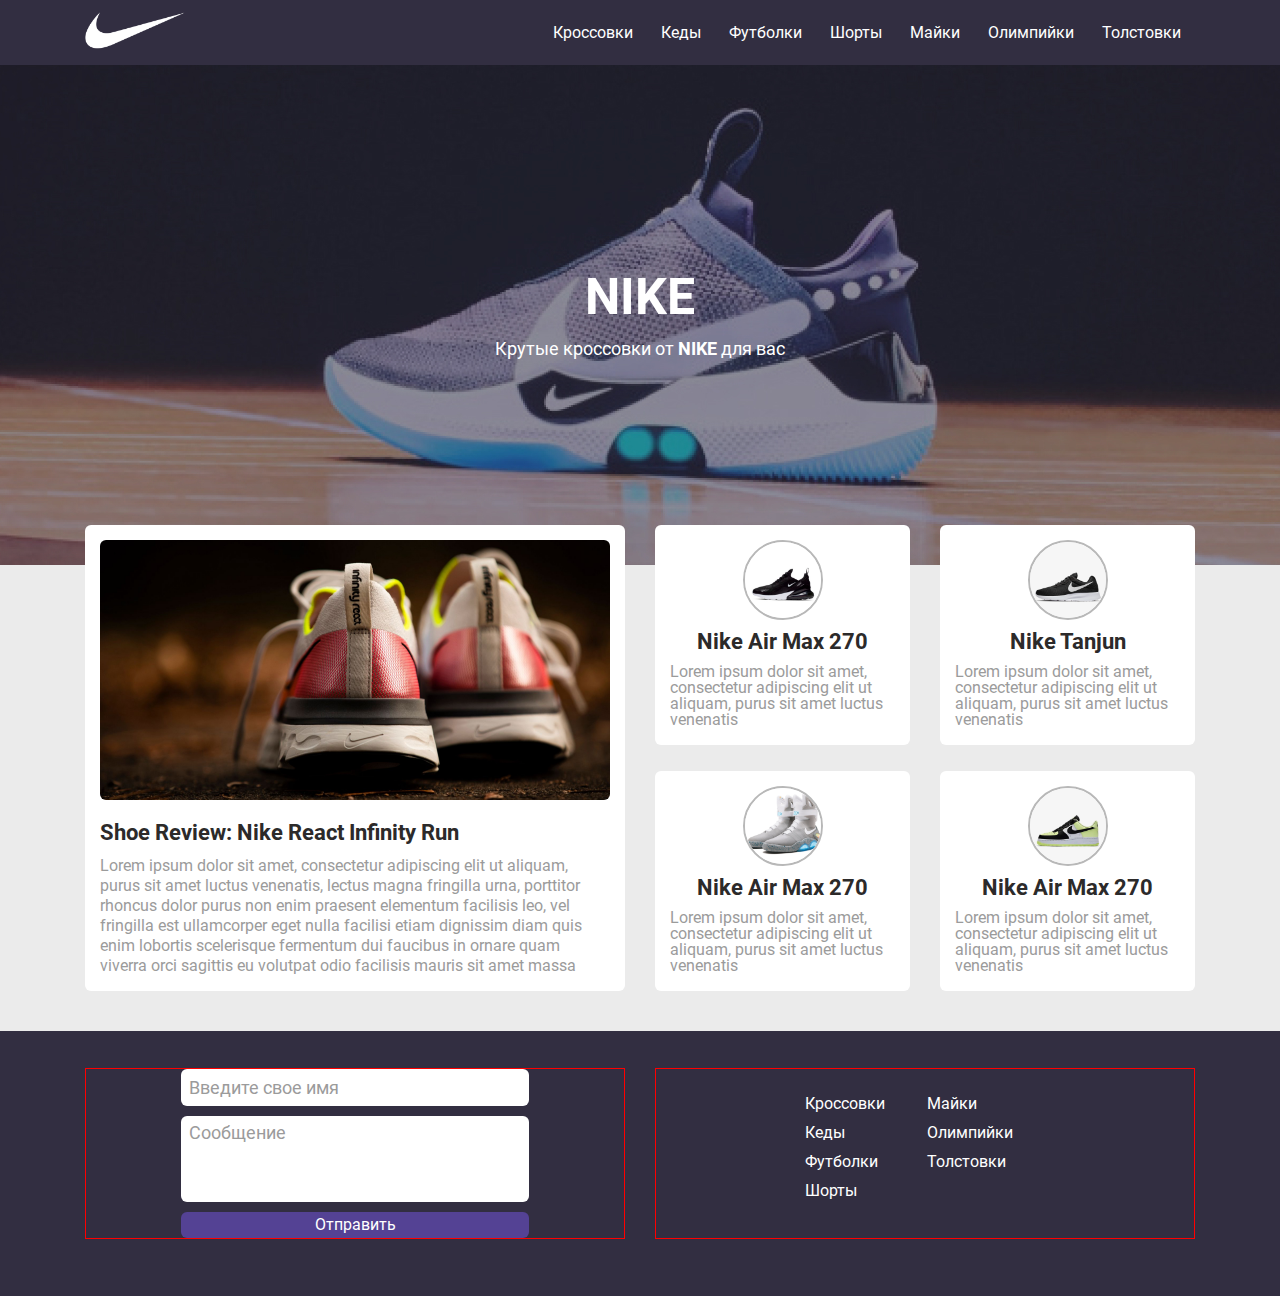
<file: index.html>
<!DOCTYPE html>
<html lang="en">
<head>
  <meta charset="UTF-8">
  <meta http-equiv="X-UA-Compatible" content="IE=edge">
  <meta name="viewport" content="width=device-width, initial-scale=1.0">
  <title>Document</title>
  <link rel="stylesheet" href="css/main.css">
</head>
<body>
  
  <!-- navbar -->
  <div class="navbar">
    <div class="navbar__nav">
      <a href="#!" class="navbar__nav--logo">
        <img src="images/logo.png" alt="">
      </a>
      
      <ul class="navbar__nav--list">
        <li><a href="#!">Кроссовки</a></li>
        <li><a href="#!">Кеды</a></li>
        <li><a href="#!">Футболки</a></li>
        <li><a href="#!">Шорты</a></li>
        <li><a href="#!">Майки</a></li>
        <li><a href="#!">Олимпийки</a></li>
        <li><a href="#!">Толстовки</a></li>
      </ul>
    </div>
  </div>
  <!-- navbar end -->
  
  <!-- header -->
  <div class="header">
    <h1>nike</h1>
    <p>Крутые кроссовки от <span>nike</span> для вас</p>
  </div>
  <!-- header end -->
  
  <!-- content -->
  <div class="content">
    <div class="content__info">
      <img src="images/content.jpg" alt="">
      <h3>Shoe Review: Nike React Infinity Run</h3>
      <p>Lorem ipsum dolor sit amet, consectetur adipiscing elit ut aliquam, purus sit amet luctus venenatis, lectus magna fringilla urna, porttitor rhoncus dolor purus non enim praesent elementum facilisis leo, vel fringilla est ullamcorper eget nulla facilisi etiam dignissim diam quis enim lobortis scelerisque fermentum dui faucibus in ornare quam viverra orci sagittis eu volutpat odio facilisis mauris sit amet massa</p>
    </div>
    <div class="content__items">
      <div class="item">
        <img src="images/item1.jpg" alt="">
        <h3>Nike Air Max 270</h3>
        <p>Lorem ipsum dolor sit amet, consectetur adipiscing elit ut aliquam, purus sit amet luctus venenatis</p>
      </div>
      <div class="item">
        <img src="images/item2.jpg" alt="">
        <h3>Nike Tanjun</h3>
        <p>Lorem ipsum dolor sit amet, consectetur adipiscing elit ut aliquam, purus sit amet luctus venenatis</p>
      </div>
      <div class="item">
        <img src="images/item3.jpg" alt="">
        <h3>Nike Air Max 270</h3>
        <p>Lorem ipsum dolor sit amet, consectetur adipiscing elit ut aliquam, purus sit amet luctus venenatis</p>
      </div>
      <div class="item">
        <img src="images/item4.jpg" alt="">
        <h3>Nike Air Max 270</h3>
        <p>Lorem ipsum dolor sit amet, consectetur adipiscing elit ut aliquam, purus sit amet luctus venenatis</p>
      </div>
    </div>
  </div>
  <!-- content end -->
  
  <!-- footer -->
  <div class="footer">
    <div class="footer__form">
      <form action="">
        <input type="text" name="" placeholder="Введите свое имя">
        <textarea name="" placeholder="Сообщение"></textarea>
        <button type="button">Отправить</button>
      </form>
    </div>
    <div class="footer__navbar">
      <ul class="footer__navbar--list">
        <li><a href="#!">Кроссовки</a></li>
        <li><a href="#!">Кеды</a></li>
        <li><a href="#!">Футболки</a></li>
        <li><a href="#!">Шорты</a></li>
        <li><a href="#!">Майки</a></li>
        <li><a href="#!">Олимпийки</a></li>
        <li><a href="#!">Толстовки</a></li>
      </ul>
    </div>
  </div>
  <!-- footer end -->
  
</body>
</html>
</file>
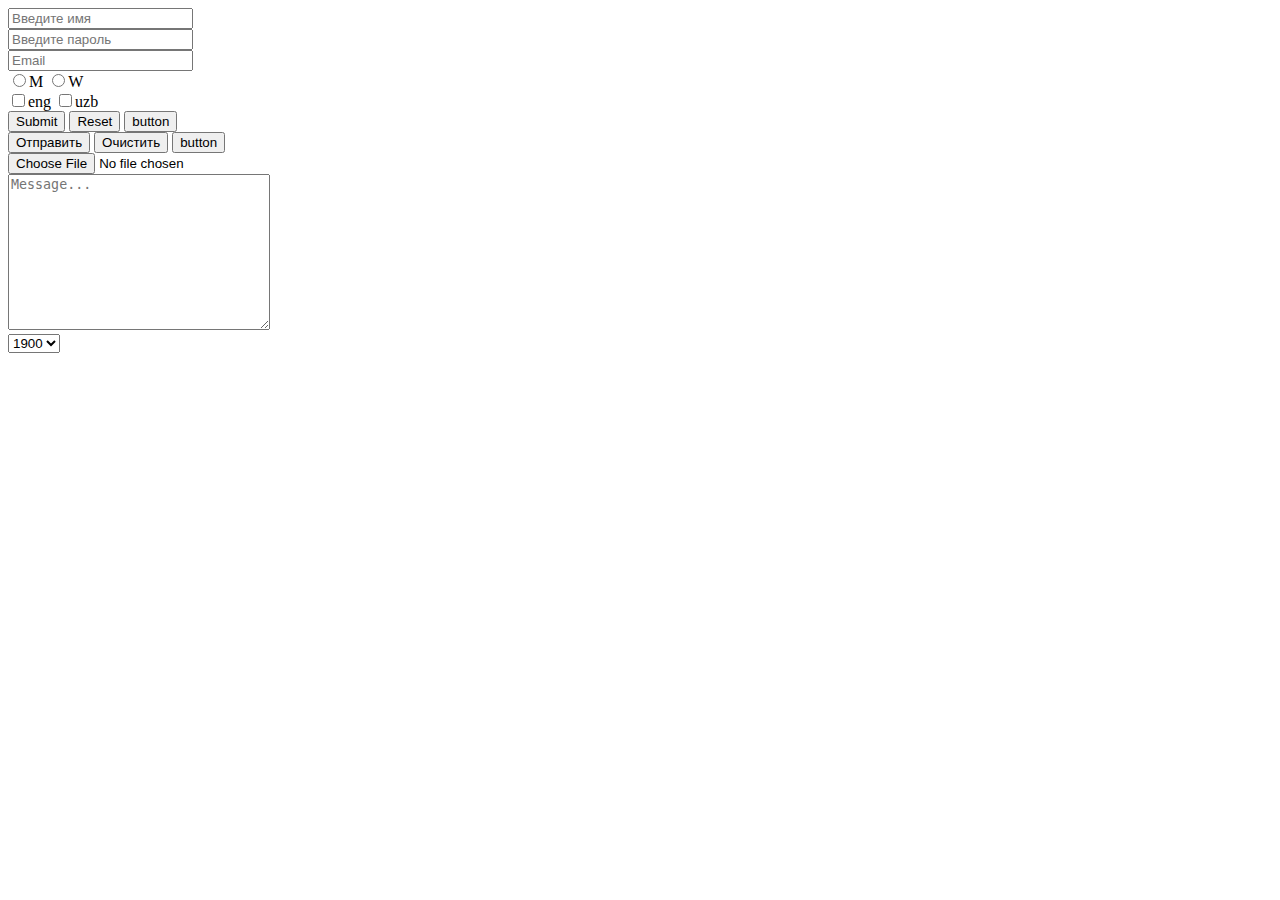
<file: form.html>
<!DOCTYPE html>
<html lang="en">
<head>
  <meta charset="UTF-8">
  <meta http-equiv="X-UA-Compatible" content="IE=edge">
  <meta name="viewport" content="width=device-width, initial-scale=1.0">
  <title>Document</title>
</head>
<body>
  
  <form action="" method="">
    <input type="text" name="userName" placeholder="Введите имя"> <br>
    <input type="password" name="userPass" placeholder="Введите пароль"> <br>
    <input type="email" name="userEmail" placeholder="Email"> <br>
    
    <label>
      <input type="radio" name="gender" value="M">M
    </label>
    <label>
      <input type="radio" name="gender" value="W">W
    </label>
    <br>
    
    <label>
      <input type="checkbox" name="eng" value="eng">eng
    </label>
    <label>
      <input type="checkbox" name="uzb" value="uzb">uzb
    </label>
    <br>
    <input type="submit">
    <input type="reset">
    <input type="button" value="button">
    <br>
    <button type="submit">Отправить</button>
    <button type="reset">Очистить</button>
    <button type="button">button</button>
    <br>
    <input type="file">
    <br>
    <textarea name="" id="" cols="30" rows="10" placeholder="Message..."></textarea>
    <br>
    <select name="" id="">
      <option value="1900">1900</option>
      <option value="1901">1901</option>
      <option value="1902">1902</option>
    </select>
    
  </form>
  
</body>
</html>
</file>
<file: css/main.css>
@import 'fonts.css';
*{
  margin: 0;
  padding: 0;
  box-sizing: border-box;
  font-family: 'roboto';
  font-weight: 400;
  text-decoration: none;
  list-style: none;
}
/* navbar */
.navbar{
  width: 100%;
  min-height: 40px;
  background: #322E41;
}
.navbar__nav{
  width: 1110px;
  min-height: 40px;
  /* border: 1px solid red; */
  margin: auto;
  display: flex;
  justify-content: space-between;
  align-items: center;
}
.navbar__nav--logo img{
  width: 100px;
  padding: 10px 0;
}
.navbar__nav--list a{
  color: #ffffff;
  font-size: 16px;
  line-height: 19px;
  padding: 23px 14px;
  /* border: 1px solid green; */
  display: inline-flex;
}
.navbar__nav--list a:hover{
  background: #ffffff;
  color: #D47300;
}
.navbar__nav--list{
  display: flex;
}
/* header */
.header{
  width: 100%;
  height: 500px;
  background: url('../images/bg.jpg') no-repeat center center / cover;
  display: flex;
  flex-direction: column;
  align-items: center;
  justify-content: center;
  color: #ffffff;
}
.header h1{
  font-size: 50px;
  line-height: 52px;
  font-weight: 700;
  text-transform: uppercase;
}
.header p{
  font-size: 18px;
  line-height: 21px;
  margin-top: 15px;
}
.header span{
  font-weight: 700;
  text-transform: uppercase;
}
/* content */
.content{
  width: 100%;
  min-height: 200px;
  background: #EBEBEB;
  display: flex;
  justify-content: center;
  gap: 30px;
}
.content__info,
.content__items{
  width: 540px;
  min-height: 200px;
  /* border: 1px solid red; */
  transform: translateY(-40px);
}
.content__info{
  background: #ffffff;
  padding: 15px;
  border-radius: 6px;
}
.content__info img{
  width: 100%;
  height: 260px;
  object-fit: cover;
  display: flex;
  border-radius: 6px;
}
.content__info h3,
.item h3{
  color: #2C2A2A;
  font-size: 22px;
  line-height: 26px;
  font-weight: 700;
  margin: 20px 0 10px;
}
.content__info p,
.item p{
  color: #9B9B9B;
  line-height: 20px;
  font-size: 16px;
}
.item{
  width: 255px;
  min-height: 200px;
  background: #ffffff;
  border-radius: 6px;
  padding: 15px;
  display: flex;
  flex-direction: column;
  align-items: center;
}
.item img{
  width: 80px;
  height: 80px;
  border: 2px solid #B8B8B8;
  border-radius: 50%;
}
.item h3{
  line-height: 20px;
  margin: 12px 0;
}
.item p{
  line-height: 16px;
}
.content__items{
  display: flex;
  flex-wrap: wrap;
  justify-content: space-between;
  gap: 26px;
}
/* footer */
.footer{
  width: 100%;
  min-height: 50px;
  background: #322E41;
  padding: 37px 0 57px;
  display: flex;
  justify-content: center;
  gap: 30px;
}
.footer__form,
.footer__navbar{
  width: 540px;
  min-height: 50px;
  border: 1px solid red;
}
.footer__form form{
  display: flex;
  flex-direction: column;
  padding: 0 95px;
}
.footer__form input,
.footer__form textarea{
  padding: 8px;
  border-radius: 6px;
  margin-bottom: 10px;
  background: #ffffff;
  border: none;
  outline: none;
  resize: none;
  font-size: 18px;
  line-height: 18px;
}
.footer__form textarea{
  height: 86px;
}
.footer__form input::placeholder,
.footer__form textarea::placeholder{
  color: #9B9B9B;
}
.footer__form button{
  background: #544294;
  color: #ffffff;
  padding: 4px;
  border-radius: 6px;
  border: none;
  font-size: 16px;
  line-height: 18px;
  cursor: pointer;
}
.footer__navbar--list{
  width: 250px;
  height: 130px;
  display: flex;
  flex-direction: column;
  flex-wrap: wrap;
}
.footer__navbar--list a{
  padding: 5px;
  display: flex;
  font-size: 16px;
  line-height: 19px;
  color: #ffffff;
}
.footer__navbar--list a:hover{
  color: #D47300;
}
.footer__navbar{
  display: flex;
  justify-content: center;
  align-items: center;
}
</file>
